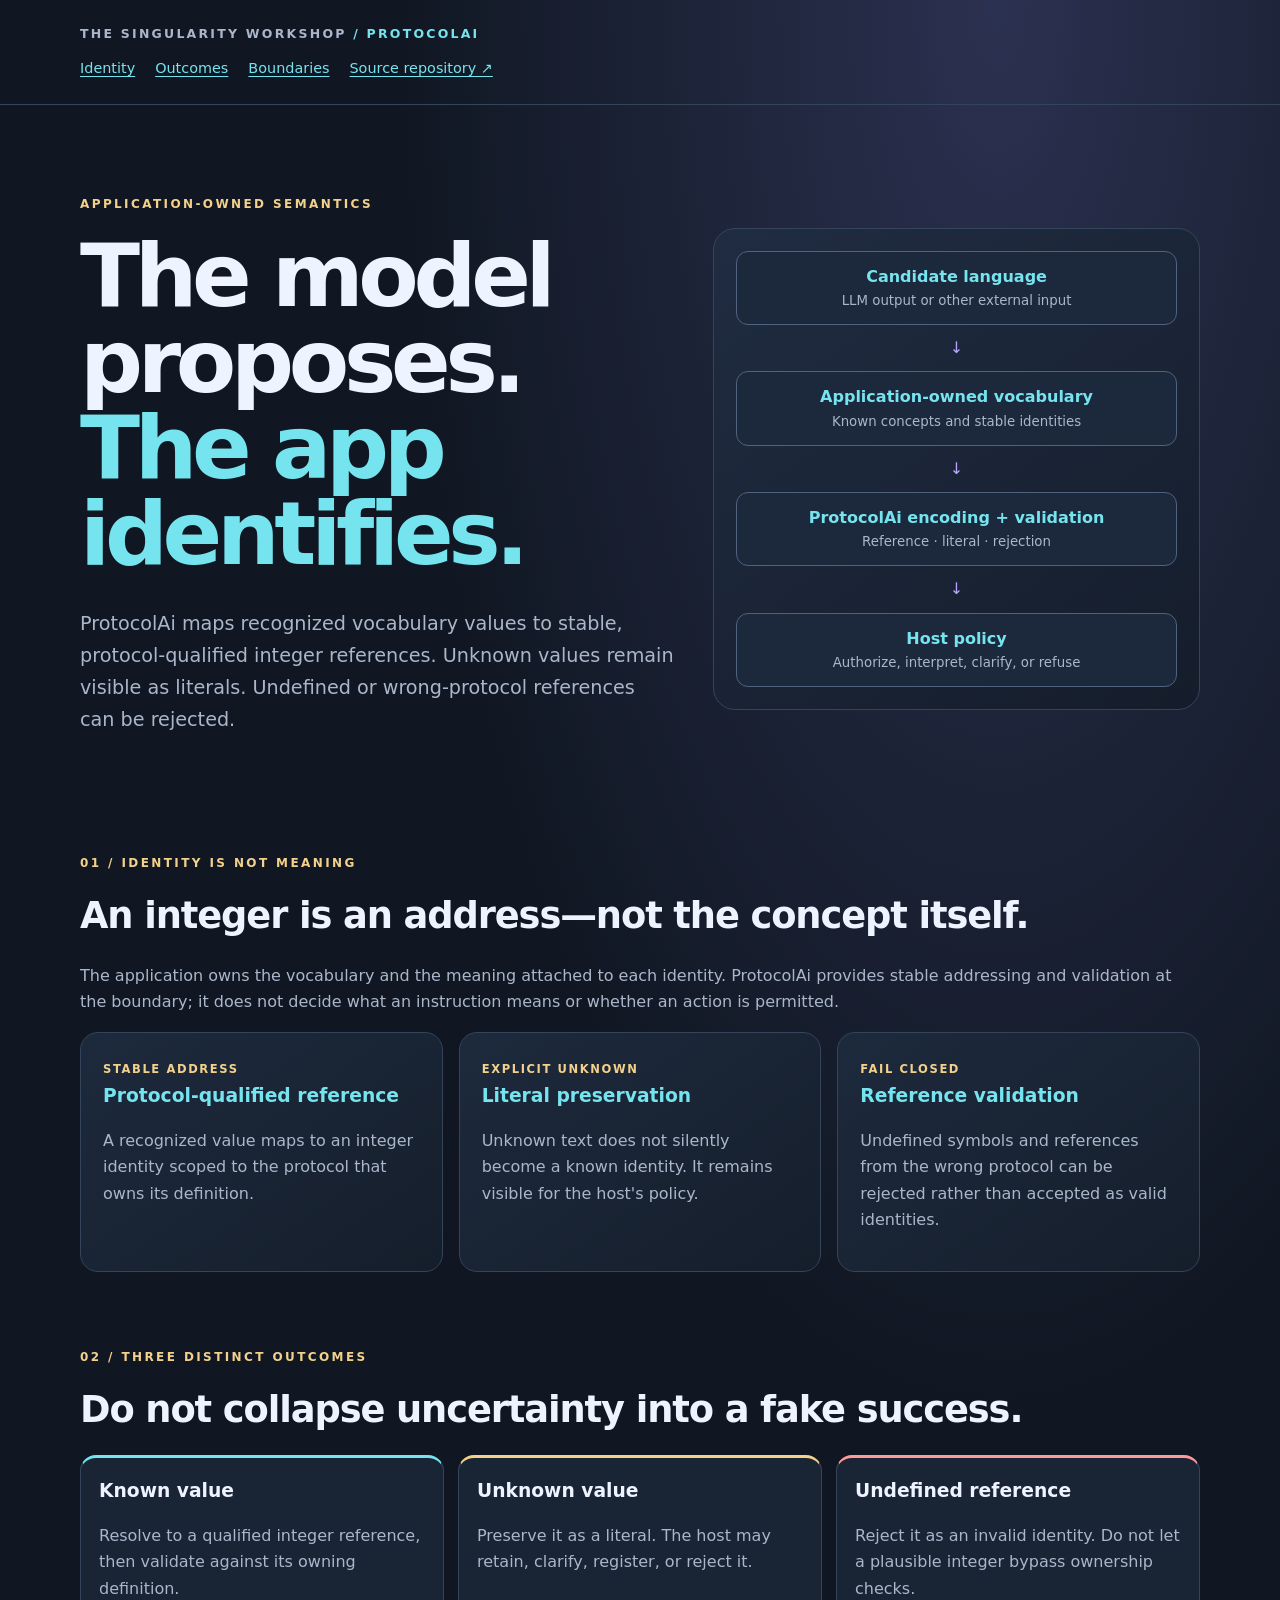
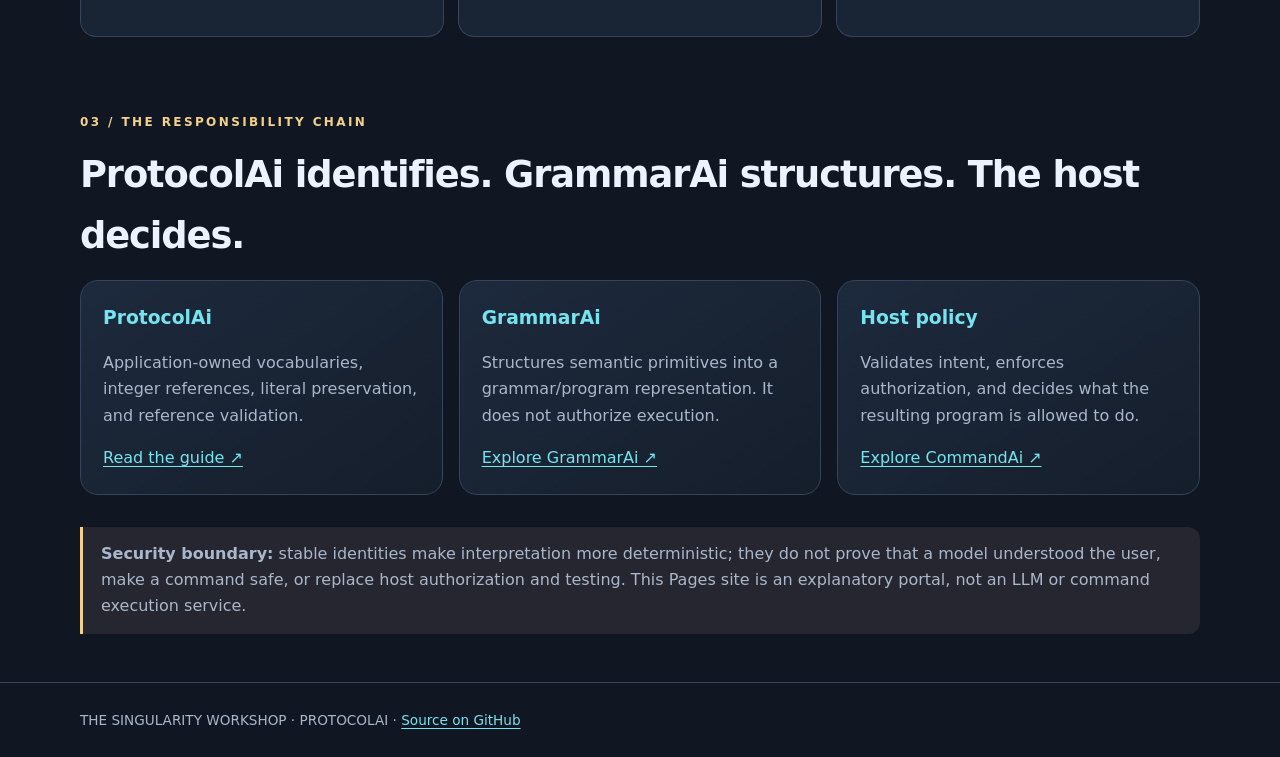
<file: docs/site/index.html>
<!doctype html>
<html lang="en"><head><meta charset="utf-8"><meta name="viewport" content="width=device-width,initial-scale=1"><meta name="theme-color" content="#111827"><meta name="description" content="ProtocolAi gives application-owned vocabularies stable integer identities while preserving unknown values as literals."><title>ProtocolAi · The Singularity Workshop</title>
<style>
:root{color-scheme:dark;--bg:#101722;--panel:#1b2637;--line:#34445b;--ink:#eef4ff;--muted:#aab7ca;--cyan:#75e4ef;--violet:#b9a5ff;--gold:#f3d18b;--red:#ff9a9a}
*{box-sizing:border-box}body{margin:0;background:radial-gradient(ellipse at 78% 0,#2b3150 0,transparent 43%),var(--bg);color:var(--ink);font:16px/1.65 system-ui,sans-serif}a{color:var(--cyan);text-underline-offset:3px}.wrap{width:min(1120px,calc(100% - 40px));margin:auto}
header{padding:24px 0;border-bottom:1px solid var(--line)}.brand{font-size:.78rem;letter-spacing:.18em;color:var(--muted);font-weight:800}.brand b{color:var(--cyan)}nav{display:flex;gap:20px;flex-wrap:wrap;margin-top:12px;font-size:.9rem}
.hero{padding:78px 0 56px;display:grid;grid-template-columns:1.1fr .9fr;gap:38px;align-items:center}.eyebrow{font-size:.75rem;letter-spacing:.2em;text-transform:uppercase;color:var(--gold);font-weight:800}
h1{font-size:clamp(2.7rem,7vw,5.5rem);line-height:.98;letter-spacing:-.06em;margin:.2em 0 .35em}h1 span{color:var(--cyan)}.lead{font-size:1.2rem;color:var(--muted);max-width:60ch}
.pipeline{border:1px solid var(--line);border-radius:22px;padding:22px;background:linear-gradient(145deg,#202c42,#151d2b);display:grid;gap:10px}.stage{padding:12px 15px;border:1px solid #50627d;border-radius:12px;background:#1c293c;text-align:center}.stage b{color:var(--cyan)}.stage small{display:block;color:var(--muted)}.arrow{text-align:center;color:var(--violet)}
section{padding:32px 0}h2{font-size:clamp(1.6rem,3vw,2.3rem);margin:0 0 14px;letter-spacing:-.03em}.muted{color:var(--muted)}.grid{display:grid;grid-template-columns:repeat(3,1fr);gap:16px}.card{padding:22px;border:1px solid var(--line);border-radius:18px;background:linear-gradient(145deg,#1d2a3d,#151e2b)}.card h3{margin:0 0 8px;color:var(--cyan)}.tag{font-size:.72rem;letter-spacing:.14em;text-transform:uppercase;color:var(--gold);font-weight:800}
.outcomes{display:grid;grid-template-columns:repeat(3,1fr);gap:14px}.outcome{border:1px solid var(--line);border-radius:16px;padding:18px;background:#192435}.outcome h3{margin:0 0 6px}.known{border-top:3px solid var(--cyan)}.unknown{border-top:3px solid var(--gold)}.invalid{border-top:3px solid var(--red)}
.notice{border-left:3px solid var(--gold);padding:14px 18px;background:#252630;border-radius:0 12px 12px 0;color:var(--muted)}
footer{margin-top:48px;padding:26px 0;border-top:1px solid var(--line);color:var(--muted);font-size:.85rem}
@media(max-width:760px){.hero{grid-template-columns:1fr;padding-top:52px}.grid,.outcomes{grid-template-columns:1fr}.wrap{width:calc(100% - 28px)}}
</style></head>
<body><header><div class="wrap"><div class="brand">THE SINGULARITY WORKSHOP <b>/ PROTOCOLAI</b></div><nav><a href="#identity">Identity</a><a href="#outcomes">Outcomes</a><a href="#boundaries">Boundaries</a><a href="https://github.com/TrentBest/TheSingularityWorkshop.ProtocolAi">Source repository ↗</a></nav></div></header>
<main class="wrap">
<section class="hero"><div><p class="eyebrow">Application-owned semantics</p><h1>The model proposes.<br><span>The app identifies.</span></h1><p class="lead">ProtocolAi maps recognized vocabulary values to stable, protocol-qualified integer references. Unknown values remain visible as literals. Undefined or wrong-protocol references can be rejected.</p></div>
<div class="pipeline" role="img" aria-label="Candidate language passes through an application-owned vocabulary into a stable reference or explicit literal, then host policy decides"><div class="stage"><b>Candidate language</b><small>LLM output or other external input</small></div><div class="arrow">↓</div><div class="stage"><b>Application-owned vocabulary</b><small>Known concepts and stable identities</small></div><div class="arrow">↓</div><div class="stage"><b>ProtocolAi encoding + validation</b><small>Reference · literal · rejection</small></div><div class="arrow">↓</div><div class="stage"><b>Host policy</b><small>Authorize, interpret, clarify, or refuse</small></div></div></section>
<section id="identity"><p class="eyebrow">01 / Identity is not meaning</p><h2>An integer is an address—not the concept itself.</h2><p class="muted">The application owns the vocabulary and the meaning attached to each identity. ProtocolAi provides stable addressing and validation at the boundary; it does not decide what an instruction means or whether an action is permitted.</p><div class="grid"><article class="card"><span class="tag">Stable address</span><h3>Protocol-qualified reference</h3><p class="muted">A recognized value maps to an integer identity scoped to the protocol that owns its definition.</p></article><article class="card"><span class="tag">Explicit unknown</span><h3>Literal preservation</h3><p class="muted">Unknown text does not silently become a known identity. It remains visible for the host's policy.</p></article><article class="card"><span class="tag">Fail closed</span><h3>Reference validation</h3><p class="muted">Undefined symbols and references from the wrong protocol can be rejected rather than accepted as valid identities.</p></article></div></section>
<section id="outcomes"><p class="eyebrow">02 / Three distinct outcomes</p><h2>Do not collapse uncertainty into a fake success.</h2><div class="outcomes"><article class="outcome known"><h3>Known value</h3><p class="muted">Resolve to a qualified integer reference, then validate against its owning definition.</p></article><article class="outcome unknown"><h3>Unknown value</h3><p class="muted">Preserve it as a literal. The host may retain, clarify, register, or reject it.</p></article><article class="outcome invalid"><h3>Undefined reference</h3><p class="muted">Reject it as an invalid identity. Do not let a plausible integer bypass ownership checks.</p></article></div></section>
<section id="boundaries"><p class="eyebrow">03 / The responsibility chain</p><h2>ProtocolAi identifies. GrammarAi structures. The host decides.</h2><div class="grid"><article class="card"><h3>ProtocolAi</h3><p class="muted">Application-owned vocabularies, integer references, literal preservation, and reference validation.</p><a href="https://github.com/TrentBest/TheSingularityWorkshop.ProtocolAi/blob/development/README.md">Read the guide ↗</a></article><article class="card"><h3>GrammarAi</h3><p class="muted">Structures semantic primitives into a grammar/program representation. It does not authorize execution.</p><a href="https://github.com/TrentBest/TheSingularityWorkshop.GrammarAi">Explore GrammarAi ↗</a></article><article class="card"><h3>Host policy</h3><p class="muted">Validates intent, enforces authorization, and decides what the resulting program is allowed to do.</p><a href="https://github.com/TrentBest/TheSingularityWorkshop.CommandAi">Explore CommandAi ↗</a></article></div></section>
<div class="notice"><strong>Security boundary:</strong> stable identities make interpretation more deterministic; they do not prove that a model understood the user, make a command safe, or replace host authorization and testing. This Pages site is an explanatory portal, not an LLM or command execution service.</div>
</main><footer><div class="wrap">THE SINGULARITY WORKSHOP · PROTOCOLAI · <a href="https://github.com/TrentBest/TheSingularityWorkshop.ProtocolAi">Source on GitHub</a></div></footer></body></html>
</file>
